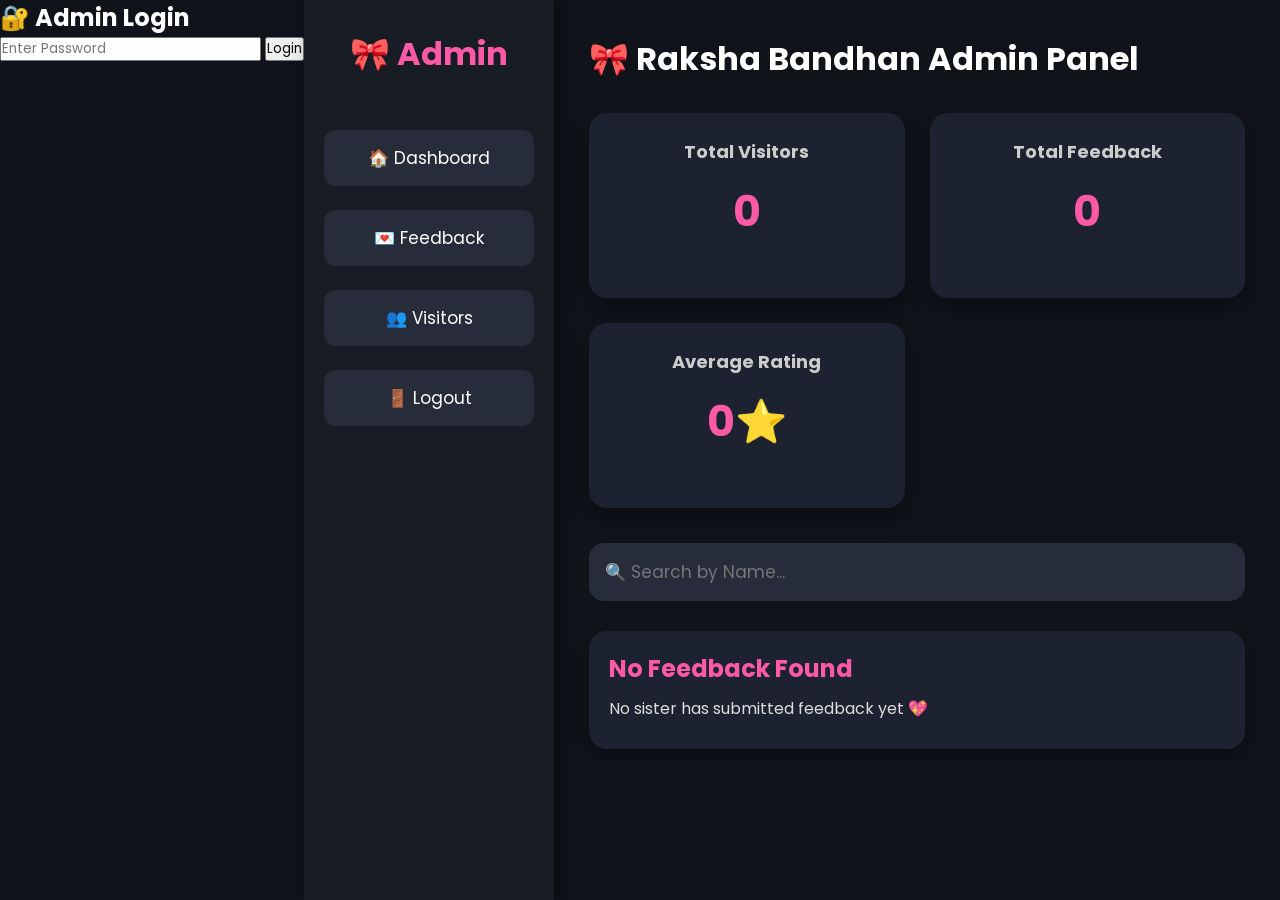
<file: admin.html>
<!DOCTYPE html>
<html lang="en">

<head>

    <meta charset="UTF-8">

    <meta name="viewport"
          content="width=device-width, initial-scale=1.0">

    <title>Rakhi Admin Panel</title>

    <link rel="stylesheet" href="admin.css">

    <script defer src="admin.js"></script>

</head>

<body>
    <div id="loginBox">

<h2>🔐 Admin Login</h2>

<input id="password" type="password" placeholder="Enter Password">

<button onclick="checkLogin()">
Login
</button>

</div>

<!-- ==========================
        SIDEBAR
=========================== -->

<div class="sidebar">

    <h1>🎀 Admin</h1>

    <button id="dashboardBtn">🏠 Dashboard</button>

    <button id="feedbackBtn">💌 Feedback</button>

    <button id="visitorBtn">👥 Visitors</button>

    <button id="logoutBtn">🚪 Logout</button>

</div>

<!-- ==========================
        MAIN
=========================== -->

<div class="main">

    <h1>

        🎀 Raksha Bandhan Admin Panel

    </h1>

    <!-- =====================
            CARDS
    ====================== -->

    <div class="cards">

        <div class="card">

            <h2>Total Visitors</h2>

            <h1 id="visitorCount">0</h1>

        </div>

        <div class="card">

            <h2>Total Feedback</h2>

            <h1 id="feedbackCount">0</h1>

        </div>

        <div class="card">

            <h2>Average Rating</h2>

            <h1 id="ratingAverage">0⭐</h1>

        </div>

    </div>

    <!-- =====================
            SEARCH
    ====================== -->

    <input

        type="text"

        id="searchBox"

        placeholder="🔍 Search by Name...">

    <!-- =====================
        FEEDBACK LIST
    ====================== -->

    <div id="feedbackContainer">

    </div>

</div>

</body>

</html>
</file>
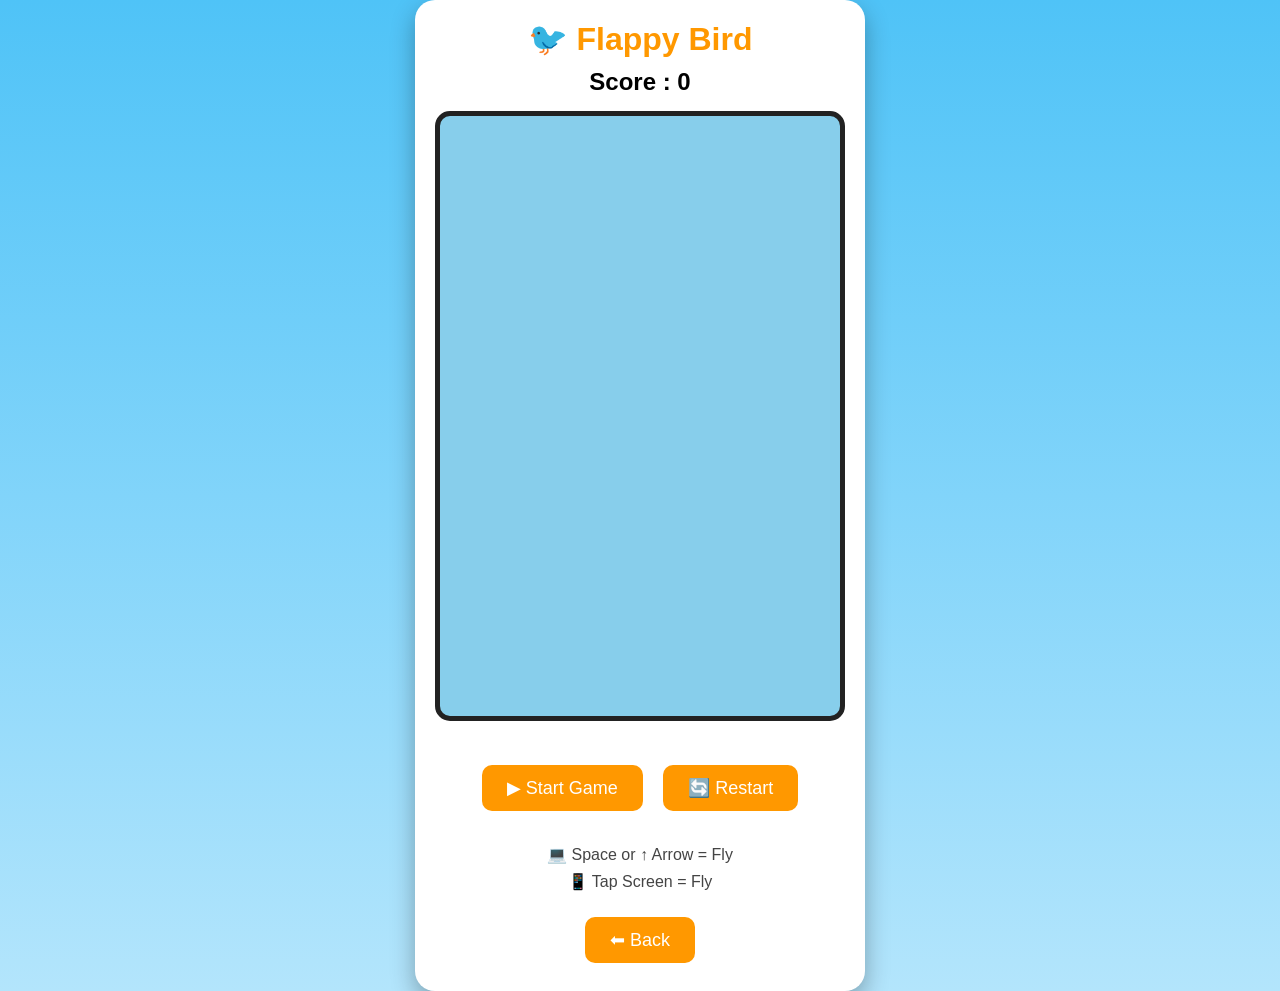
<file: flappybird.html>
<!DOCTYPE html>
<html lang="en">

<head>
    <meta charset="UTF-8">
    <meta name="viewport" content="width=device-width, initial-scale=1.0">
    <title>Flappy Bird</title>

    <link rel="stylesheet" href="flappybird.css">
</head>

<body>

<div class="game">

    <h1>🐦 Flappy Bird</h1>

    <h2>Score : <span id="score">0</span></h2>

    <canvas id="gameCanvas" width="400" height="600"></canvas>

    <br><br>

    <button id="startBtn">▶ Start Game</button>

    <button id="restartBtn">🔄 Restart</button>

    <br><br>

    <p>💻 Space or ↑ Arrow = Fly</p>
    <p>📱 Tap Screen = Fly</p>

    <br>

    <a href="games.html">
        <button>⬅ Back</button>
    </a>

</div>
<div id="popup" class="popup">
    🎉 Welcome i hope you socre well🤣🤣🤣🤣🤣
</div>

<script src="flappybird.js"></script>

</body>
</html>
</file>
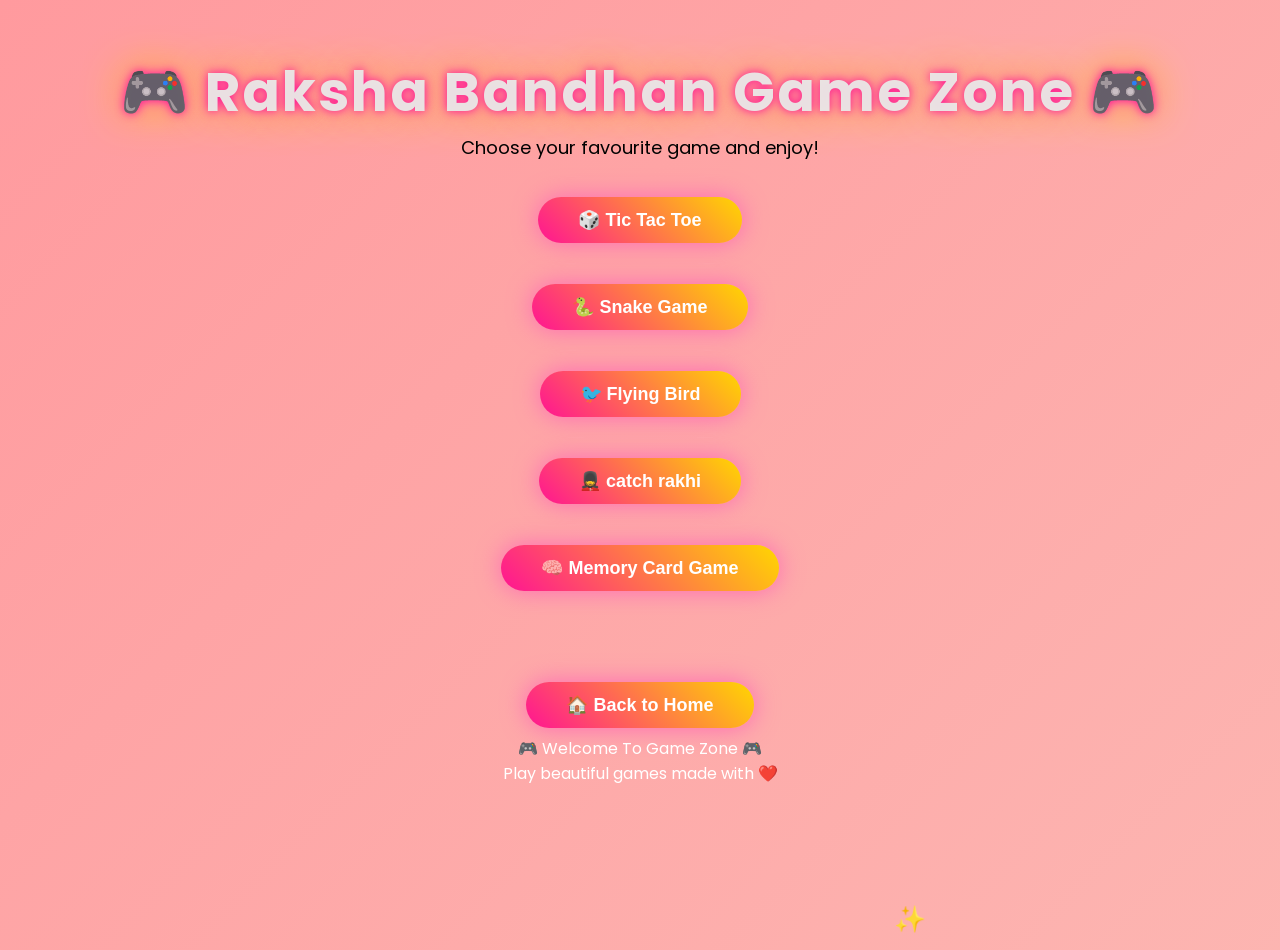
<file: games.html>
<!DOCTYPE html>
<html lang="en">

<head>
    <meta charset="UTF-8">
    <meta name="viewport" content="width=device-width, initial-scale=1.0">
    <title>Game Zone</title>

    <link rel="stylesheet" href="style.css">
    
</head>

<body>

    <h1>🎮 Raksha Bandhan Game Zone 🎮</h1>

    <p>Choose your favourite game and enjoy!</p>

    <br>

    <a href="tictactoe.html">
        <button>🎲 Tic Tac Toe</button>
    </a>

    <br><br>

    <a href="snake.html">
        <button>🐍 Snake Game</button>
    </a>

    <br><br>

    <a href="flappybird.html">
        <button>🐦 Flying Bird</button>
    </a>

    <br><br>

    <a href="rakhiguardian.html">
        <button>💂‍♀️ catch rakhi</button>
    </a>

    <br><br>

    <a href="memory.html">
        <button>🧠 Memory Card Game</button>
    </a>

    <br><br>

   <br><br>

    <a href="index.html">
        <button>🏠 Back to Home</button>
        
    </a>

<script src="games.js"></script>
<script src="rakhiguardian.js"></script>

</body>
</html>
</file>
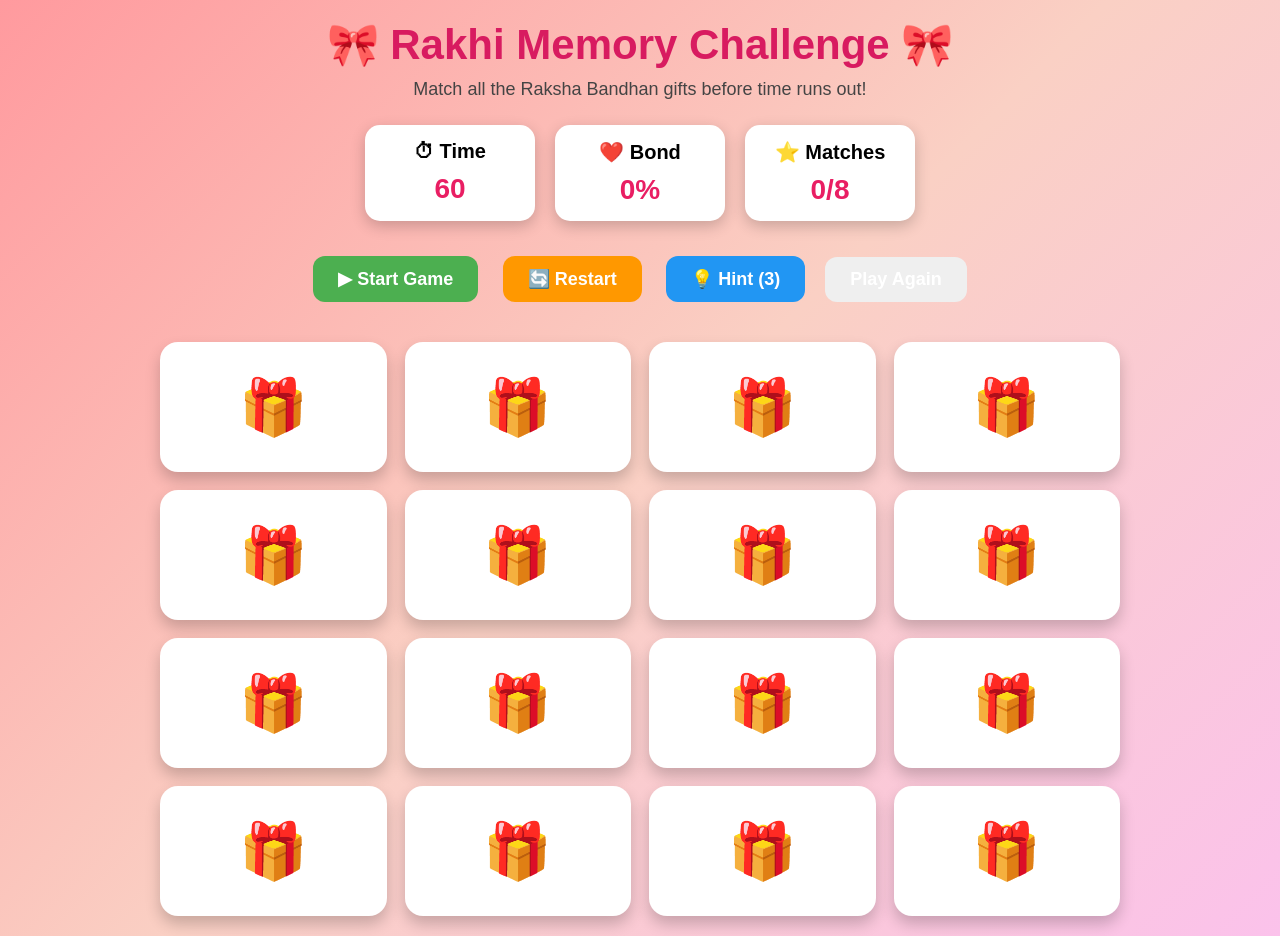
<file: memory.html>
<!DOCTYPE html>
<html lang="en">

<head>

    <meta charset="UTF-8">

    <meta name="viewport" content="width=device-width, initial-scale=1.0">

    <title>Rakhi Memory Challenge</title>

    <link rel="stylesheet" href="memory.css">

</head>

<body>

    <div class="container">

        <h1>🎀 Rakhi Memory Challenge 🎀</h1>

        <p class="subtitle">
            Match all the Raksha Bandhan gifts before time runs out!
        </p>

        <!-- Top Info -->

        <div class="top-bar">

            <div class="box">

                ⏱ Time

                <span id="timer">
                    60
                </span>

            </div>

            <div class="box">

                ❤️ Bond

                <span id="bond">
                    0%
                </span>

            </div>

            <div class="box">

                ⭐ Matches

                <span id="matches">
                    0/8
                </span>

            </div>

        </div>

        <!-- Buttons -->

        <div class="buttons">

            <button id="startBtn">

                ▶ Start Game

            </button>

            <button id="restartBtn">

                🔄 Restart

            </button>

            <button id="hintBtn">

                💡 Hint (3)
                <button id="playAgainBtn">
    Play Again


            </button>

        </div>

        <!-- Memory Grid -->

        <div id="gameBoard" class="game-board">

        </div>

    </div>
<!-- =========================
        RESULT POPUP
========================= -->

<div id="popup" class="popup">

    <div class="popup-box">

        <h1 id="popupTitle"></h1>

        <p id="popupMessage"></p>

        <h2 id="popupStars"></h2>

        <button id="playAgainBtn">

            🔄 Play Again

        </button>

    </div>

</div>
    <script src="memory.js"></script>

</body>

</html>
</file>
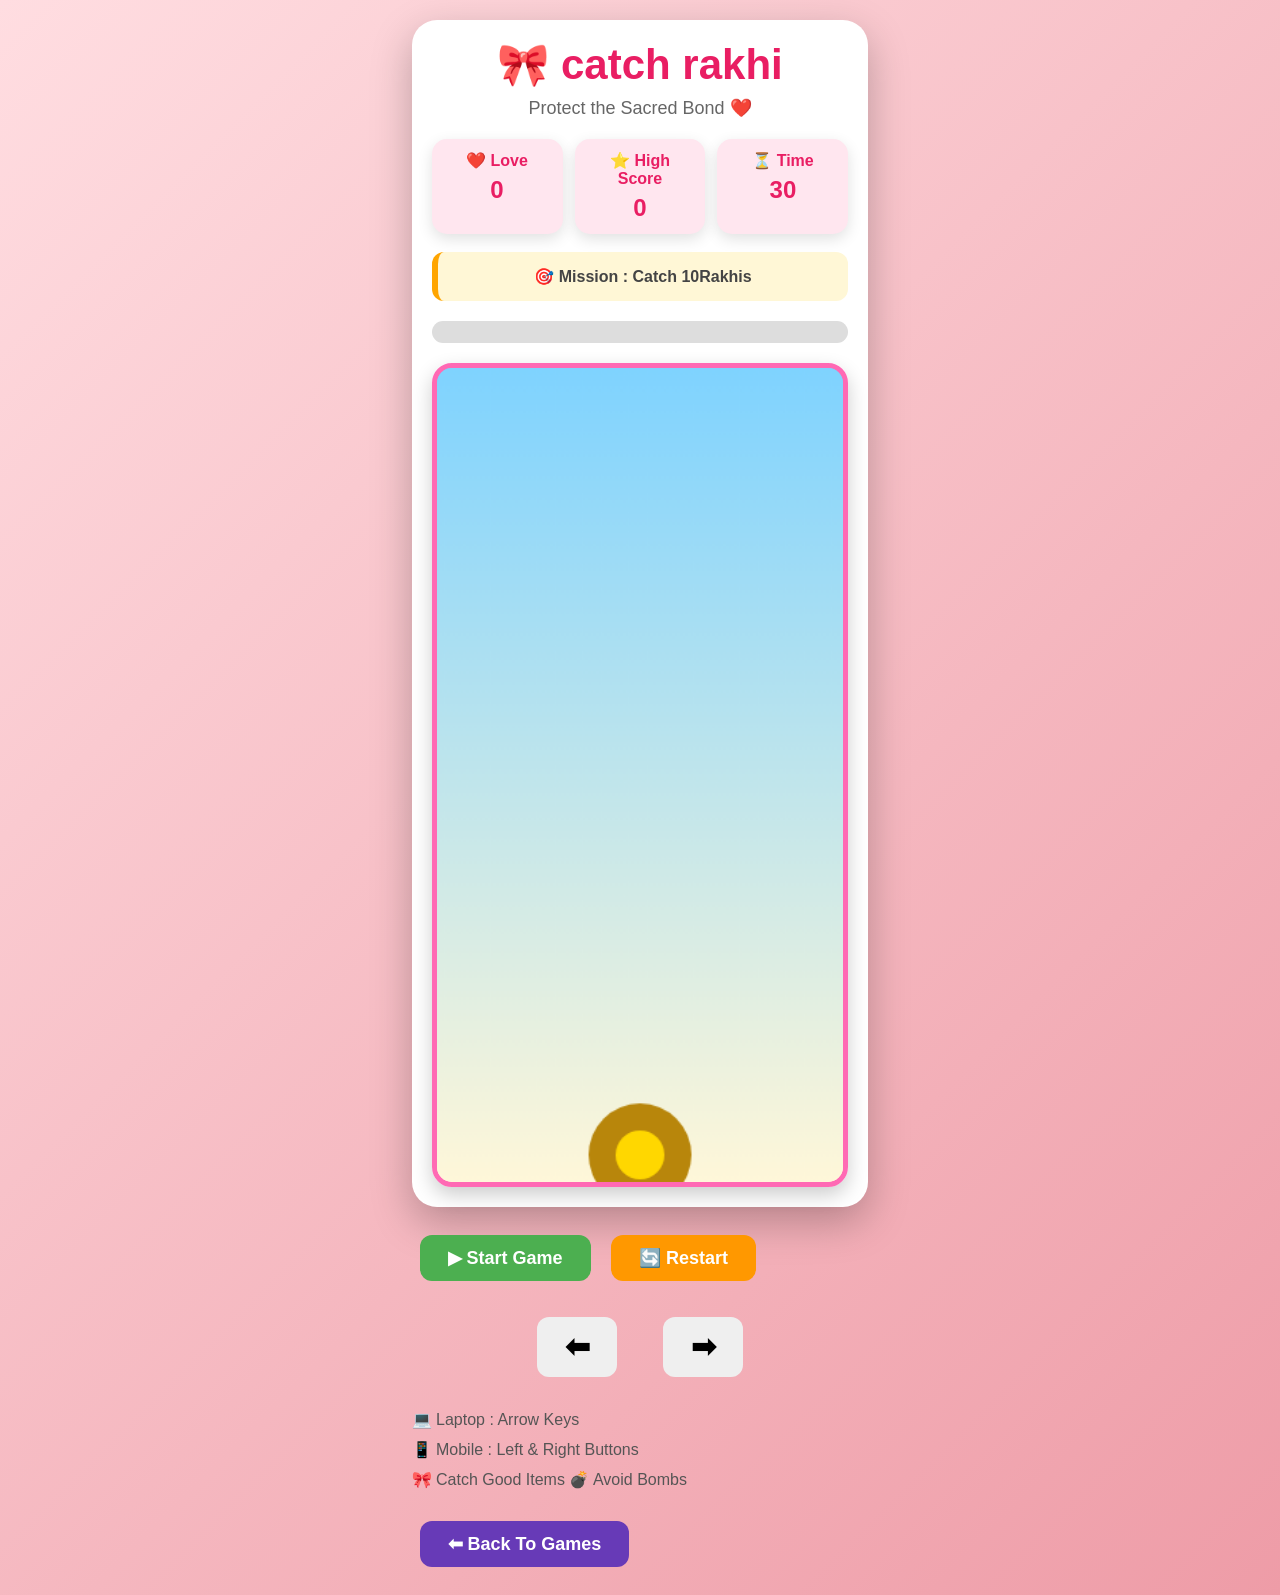
<file: rakhiguardian.html>
<!DOCTYPE html>
<html lang="en">

<head>

    <meta charset="UTF-8">

    <meta name="viewport" content="width=device-width, INTIAL-SCALE=1.0">

<title="CATCH RAKHI🎀"TITLE/>
    <link rel="stylesheet" href="rakhiguardian.css">


</head>

<body>

<div class="game-container">

    <h1>🎀 catch rakhi</h1>

    <p class="subtitle">
        Protect the Sacred Bond ❤️
    </p>

    <!-- Top Bar -->

    <div class="top-bar">

        <div class="box">
            ❤️ Love
            <span id="score">0</span>
        </div>

        <div class="box">
            ⭐ High Score
            <span id="highscore">0</span>
        </div>

        <div class="box">
            ⏳ Time
            <span id="timer">30</span>
        </div>

    </div>

    <!-- Mission -->

    <div class="mission">

        🎯 Mission :
        <span id="missionText">
            Catch 10Rakhis
        </span>

    </div>

    <!-- Love Meter -->

    <div class="meter-box">

        <div class="meter">

            <div id="loveMeter"></div>

        </div>

    </div>

    <!-- Game Canvas -->

    <canvas
        id="gameCanvas"
        width="300"
        height="600">
    </canvas
    

    </div>

</div>

    <!-- Buttons -->

    <div class="buttons">

        <button id="startBtn">
            ▶ Start Game
        </button>

        <button id="restartBtn">
            🔄 Restart
        </button>

    </div>

    <!-- Mobile Controls -->

    <div class="mobile-controls">

        <button id="leftBtn">
            ⬅
        </button>

        <button id="rightBtn">
            ➡
        </button>

    </div>

    <!-- Controls -->

    <div class="instructions">

        <p>
            💻 Laptop :
            Arrow Keys
        </p>

        <p>
            📱 Mobile :
            Left & Right Buttons
        </p>

        <p>
            🎀 Catch Good Items
            💣 Avoid Bombs
        </p>

    </div>

    <!-- Secret Button (Hidden) -->

    <button
        id="giftBtn"
        style="display:none;">

        🎁 Open My Secret Gift

    </button>

    <br>

    <a href="games.html">

        <button class="backBtn">

            ⬅ Back To Games

        </button>

    </a>

</div>

<script src="rakhiguardian.js"></script>

</body>
</html>
</file>
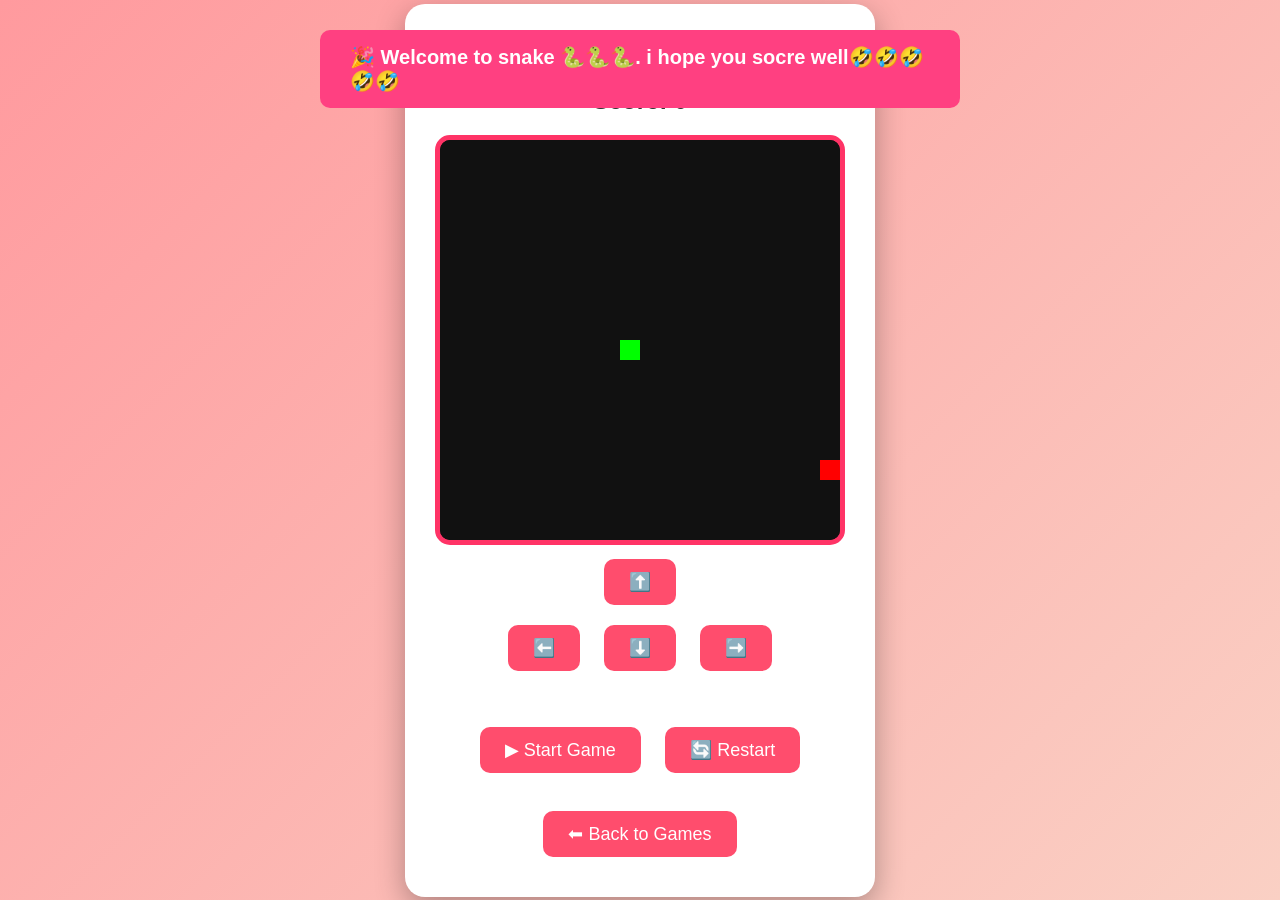
<file: snake.html>
<!DOCTYPE html>
<html lang="en">

<head>
    <meta charset="UTF-8">
    <meta name="viewport" content="width=device-width, initial-scale=1.0">
    <title>Snake Game</title>

    <link rel="stylesheet" href="snake.css">
</head>

<body>

    <div class="container">

        <h1>🐍 Snake Game 🐍</h1>

        <h2>Score: <span id="score">0</span></h2>

        <canvas id="gameCanvas" width="400" height="400"></canvas>

        <div class="controls">
    <button id="up">⬆️</button><br>
    <button id="left">⬅️</button>
    <button id="down">⬇️</button>
    <button id="right">➡️</button>
</div>

        <br><br>

        <button id="startBtn">▶ Start Game</button>

        <button id="restartBtn">🔄 Restart</button>

        <br><br>

        <a href="games.html">
            <button>⬅ Back to Games</button>
        </a>

    </div>

    <div id="popup" class="popup">
    🎉 Welcome to snake 🐍🐍🐍. i hope you socre well🤣🤣🤣🤣🤣
</div>

    <script src="snake.js"></script>

</body>

</html>
</file>
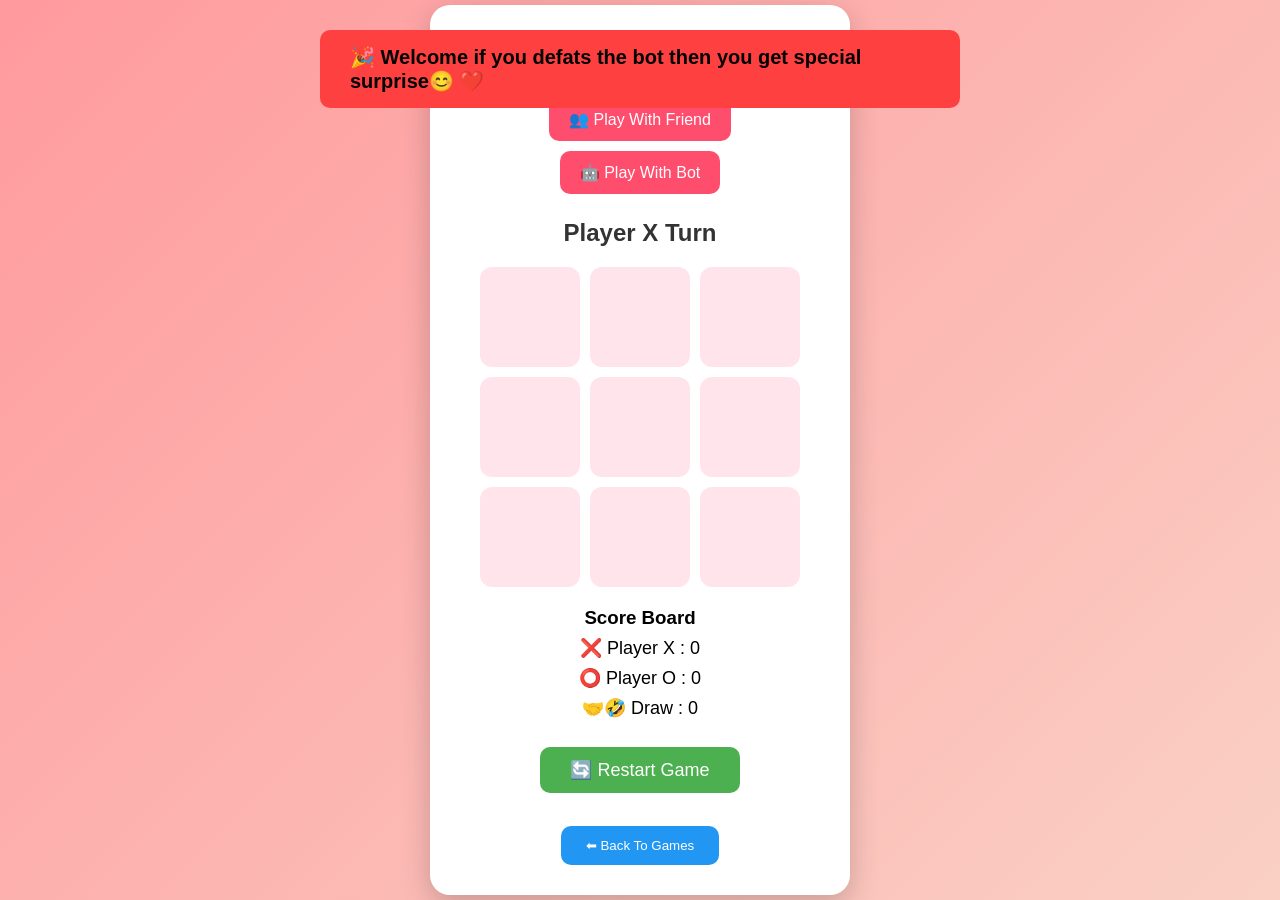
<file: tictactoe.html>
<!DOCTYPE html>
<html lang="en">
<head>
    <meta charset="UTF-8">
    <meta name="viewport" content="width=device-width, initial-scale=1.0">
    <title>Tic Tac Toe</title>

    <link rel="stylesheet" href="tictactoe.css">
</head>

<body>
    
<div class="container">

    <h1>🎮 Tic Tac Toe 🎮</h1>

    <div class="mode">

        <button id="friendBtn">
            👥 Play With Friend
        </button>

        <button id="botBtn">
            🤖 Play With Bot
        </button>

    </div>

    <h2 id="status">
        Player X Turn
    </h2>

    <div class="board">

        <button class="cell" data-index="0"></button>
        <button class="cell" data-index="1"></button>
        <button class="cell" data-index="2"></button>

        <button class="cell" data-index="3"></button>
        <button class="cell" data-index="4"></button>
        <button class="cell" data-index="5"></button>

        <button class="cell" data-index="6"></button>
        <button class="cell" data-index="7"></button>
        <button class="cell" data-index="8"></button>

    </div>

    <div class="scoreboard">

        <h3>Score Board</h3>

        <p>❌ Player X :
            <span id="xScore">0</span>
        </p>

        <p>⭕ Player O :
            <span id="oScore">0</span>
        </p>

        <p>🤝🤣 Draw :
            <span id="drawScore">0</span>
        </p>

    </div>

    <button id="restart">
        🔄 Restart Game
    </button>

    <br><br>

    <a href="games.html">
        <button>
            ⬅ Back To Games
        </button>
    </a>

</div>

<div id="popup" class="popup">
    🎉 Welcome if you defats the bot then you get special surprise😊 ❤️
</div>

<script src="tictactoe.js"></script>

</body>
</html>
</file>
<file: admin.css>
/* ==========================
        GOOGLE FONT
========================== */

@import url('https://fonts.googleapis.com/css2?family=Poppins:wght@300;500;700&display=swap');

/* ==========================
        BODY
========================== */

*{

    margin:0;
    padding:0;
    box-sizing:border-box;
    font-family:'Poppins',sans-serif;

}

body{

    display:flex;

    background:#10131a;

    color:white;

    min-height:100vh;

}

/* ==========================
        SIDEBAR
========================== */

.sidebar{

    width:250px;

    background:#181c25;

    padding:30px 20px;

    box-shadow:5px 0 15px rgba(0,0,0,.4);

}

.sidebar h1{

    text-align:center;

    color:#ff5aa5;

    margin-bottom:40px;

}

.sidebar button{

    width:100%;

    padding:15px;

    margin:12px 0;

    border:none;

    border-radius:12px;

    background:#262c39;

    color:white;

    font-size:17px;

    cursor:pointer;

    transition:.3s;

}

.sidebar button:hover{

    background:#ff5aa5;

    transform:translateX(8px);

}

/* ==========================
        MAIN
========================== */

.main{

    flex:1;

    padding:35px;

}

.main h1{

    margin-bottom:30px;

}

/* ==========================
        DASHBOARD CARDS
========================== */

.cards{

    display:grid;

    grid-template-columns:repeat(auto-fit,minmax(220px,1fr));

    gap:25px;

    margin-bottom:35px;

}

.card{

    background:#1d2230;

    border-radius:18px;

    padding:25px;

    text-align:center;

    transition:.3s;

    box-shadow:0 10px 20px rgba(0,0,0,.3);

}

.card:hover{

    transform:translateY(-8px);

    box-shadow:0 0 20px hotpink;

}

.card h2{

    color:#cccccc;

    font-size:18px;

}

.card h1{

    margin-top:15px;

    color:#ff5aa5;

    font-size:42px;

}

/* ==========================
        SEARCH BOX
========================== */

#searchBox{

    width:100%;

    padding:16px;

    border:none;

    border-radius:15px;

    background:#262c39;

    color:white;

    font-size:17px;

    margin-bottom:30px;

    outline:none;

}

#searchBox:focus{

    box-shadow:0 0 15px hotpink;

}

/* ==========================
      FEEDBACK CONTAINER
========================== */

#feedbackContainer{

    display:flex;

    flex-direction:column;

    gap:20px;

}

/* ==========================
      FEEDBACK CARD
========================== */

.feedbackCard{

    background:#1d2230;

    padding:20px;

    border-radius:18px;

    box-shadow:0 8px 15px rgba(0,0,0,.3);

    transition:.3s;

}

.feedbackCard:hover{

    transform:scale(1.02);

    box-shadow:0 0 20px #ff5aa5;

}

.feedbackCard h2{

    color:#ff5aa5;

    margin-bottom:10px;

}

.feedbackCard p{

    color:#dddddd;

    margin:8px 0;

}

.feedbackCard button{

    margin-top:15px;

    padding:10px 18px;

    border:none;

    border-radius:10px;

    background:#ff3b3b;

    color:white;

    cursor:pointer;

    transition:.3s;

}

.feedbackCard button:hover{

    background:red;

}

/* ==========================
        SCROLLBAR
========================== */

::-webkit-scrollbar{

    width:10px;

}

::-webkit-scrollbar-thumb{

    background:#ff5aa5;

    border-radius:20px;

}

::-webkit-scrollbar-track{

    background:#181c25;

}
</file>
<file: flappybird.css>
*{
    margin:0;
    padding:0;
    box-sizing:border-box;
    font-family:Arial,Helvetica,sans-serif;
}

body{
    display:flex;
    justify-content:center;
    align-items:center;
    min-height:100vh;
    background:linear-gradient(#4fc3f7,#81d4fa,#b3e5fc);
}

.game{
    background:white;
    padding:20px;
    border-radius:20px;
    text-align:center;
    box-shadow:0 10px 25px rgba(0,0,0,.3);
}

h1{
    color:#ff9800;
    margin-bottom:10px;
}

h2{
    margin-bottom:15px;
}

canvas{
    background:#87CEEB;
    border:5px solid #222;
    border-radius:15px;
    display:block;
    margin:auto;
}

button{
    padding:12px 25px;
    margin:8px;
    border:none;
    border-radius:10px;
    background:#ff9800;
    color:white;
    cursor:pointer;
    font-size:18px;
    transition:.3s;
}

button:hover{
    background:#f57c00;
}

p{
    margin-top:8px;
    color:#444;
}

a{
    text-decoration:none;

}
.popup {
    position: fixed;
    top: 30px;
    left: 50%;
    transform: translateX(-50%);

    background: #ff4081;
    color: white;
    padding: 15px 30px;
    border-radius: 10px;

    font-size: 20px;
    font-weight: bold;

    display: none;

    z-index: 9999;
}
</file>
<file: style.css>
@import url('https://fonts.googleapis.com/css2?family=Poppins:wght@300;400;600;700&display=swap');

*{

    margin:0;   
    padding:0;
    box-sizing:border-box;

}



body{

    min-height:100vh;

    font-family:'Poppins',sans-serif;

    text-align:center;


    background:

    linear-gradient(
        135deg,
        #ff9a9e,
        #fad0c4,
        #ffd86f
    );


    background-size:400% 400%;


    animation:
    backgroundMove 6s infinite alternate;


    color:white;

    overflow-x:hidden;

}



@keyframes backgroundMove{

    0%{

        background-position:left top;

    }


    100%{

        background-position:right bottom;

    }

}





/* ===============================
   MAIN HEADING
================================ */


h1{


    color:rgba(233, 233, 230, 0.952);


    font-size:55px;


    margin-top:50px;


    font-weight:700;


    letter-spacing:2px;


    text-shadow:

    0 0 10px #ff1493,
    0 0 25px #ff69b4,
    0 0 40px #ffd700;



    animation:

    headingGlow 3s infinite;


}



@keyframes headingGlow{


    0%,100%{

        transform:scale(1);

    }


    50%{

        transform:scale(1.05);

    }


}







/* ===============================
   PARAGRAPH
================================ */


p{


    color:rgb(0, 0, 0);


    font-size:18px;


    line-height:1.7;


    font-weight:400;


}







/* ===============================
   CARD STYLE
================================ */


.card,
.letter-card{


    width:90%;


    max-width:700px;


    margin:30px auto;


    padding:30px;



    background:

    rgba(255,255,255,0.20);



    backdrop-filter:

    blur(15px);



    border-radius:30px;



    border:

    2px solid rgba(255,255,255,0.4);



    box-shadow:

    0 0 40px rgba(255,20,147,0.4);



}








/* ===============================
   BUTTON
================================ */


button{


    margin:8px 20px;


    padding:

    12px 40px;



    border:none;


    border-radius:50px;



    font-size:18px;


    font-weight:600;



    color:white;



    cursor:pointer;



    background:


    linear-gradient(
        45deg,
        #ff1493,
        #ffd700
    );



    box-shadow:


    0 0 25px #ff69b4;



    transition:0.4s;



}



button:hover{


    transform:

    translateY(-5px)
    scale(1.05);



    box-shadow:


    0 0 40px #ffd700;



}







/* =================================
   Welcome Popup
================================= */


.welcome-popup{


    position:fixed;


    top:0;

    left:0;


    width:100%;

    height:100%;



    display:flex;


    justify-content:center;


    align-items:center;



    background:

    rgba(0,0,0,0.35);



    backdrop-filter:blur(8px);



    z-index:9999;



    animation:

    popupShow 6s ease;



}






.welcome-box{


    width:90%;


    max-width:450px;


    padding:40px;



    border-radius:30px;



    background:


    linear-gradient(
        135deg,
        #ff69b4,
        #ffd700
    );



    color:white;



    box-shadow:


    0 0 50px #ff1493;



    animation:

    floating 9s infinite;



}



@keyframes floating{


    50%{

        transform:translateY(-15px);

    }


}





.rakhi-icon{


    font-size:90px;


    animation:

    rotateRakhi 3s infinite;


}




.welcome-box h2{


    font-size:32px;


    margin:20px 0;


    text-shadow:


    0 0 20px #fff;



}



.welcome-box p{


    font-size:18px;

}








@keyframes popupShow{


    from{


        opacity:0;


        transform:scale(0.5);


    }



    to{


        opacity:1;


        transform:scale(1);


    }

}





@keyframes rotateRakhi{


    0%{

        transform:rotate(0deg);

    }


    50%{

        transform:rotate(180deg);

    }


    100%{

        transform:rotate(360deg);

    }


}








/* ===============================
   MOBILE RESPONSIVE
================================ */


@media(max-width:600px){


h1{

    font-size:35px;

}


p{

    font-size:16px;

}


button{

    font-size:17px;

}


}
.signature{border: 2px solid red; width: 100%; height: 100px; text-align: center; font-size: 20px; color: red; margin-top: 20px; border-radius: 10px; background-color: rgba(255, 255, 255, 0.2); backdrop-filter: blur(10px); box-shadow: 0 0 20px rgba(255, 20, 147, 0.4); display: flex; justify-content: center; align-items: center;}

.menu-buttons{
    display: flex;
    justify-content: center;
    align-items: center;
    gap: 15px;
    flex-wrap: nowrap;
}

.menu-buttons button{
    margin: 0;
}

.watermark {
    position: fixed;
    bottom: 20px;
    left: 20px;
    padding: 8px 15px;
    border-radius: 20px;

    background: rgba(255,255,255,0.15);
    backdrop-filter: blur(5px);

    color:red;
    font-weight:bold;
    letter-spacing:1px;

    opacity:0.7;

    z-index:9999;
    pointer-events:none;
}


/* ===============================
   IMAGE WATERMARK
================================ */

.image-box {
    position: relative;
    display: inline-block;
}


.image-box img {
    width:100%;
    display:block;
}


.img-watermark {

    position:absolute;

    bottom:10px;
    right:10px;

    color:white;

    font-size:18px;

    font-weight:bold;

    opacity:0.6;

    text-shadow:
    2px 2px 5px black;

    pointer-events:none;

}
</file>
<file: memory.css>
/* ===========================
   RAKHI MEMORY CHALLENGE
=========================== */

*{
    margin:0;
    padding:0;
    box-sizing:border-box;
    font-family:Arial, Helvetica, sans-serif;
}

body{

    min-height:100vh;

    display:flex;
    justify-content:center;
    align-items:center;

    background:linear-gradient(135deg,#ff9a9e,#fad0c4,#fbc2eb);

    overflow-x:hidden;

}

.container{

    width:95%;
    max-width:1000px;

    text-align:center;

    padding:20px;

}

h1{

    font-size:42px;

    color:#d81b60;

    margin-bottom:10px;

}

.subtitle{

    font-size:18px;

    color:#444;

    margin-bottom:25px;

}

/* ======================
   TOP BAR
====================== */

.top-bar{

    display:flex;

    justify-content:center;

    flex-wrap:wrap;

    gap:20px;

    margin-bottom:25px;

}

.box{

    width:170px;

    padding:15px;

    background:white;

    border-radius:15px;

    font-size:20px;

    font-weight:bold;

    box-shadow:0 5px 15px rgba(0,0,0,.2);

}

.box span{

    display:block;

    margin-top:10px;

    font-size:28px;

    color:#e91e63;

}

/* ======================
   BUTTONS
====================== */

.buttons{

    margin-bottom:30px;

}

.buttons button{

    padding:12px 25px;

    margin:10px;

    border:none;

    border-radius:12px;

    cursor:pointer;

    font-size:18px;

    font-weight:bold;

    color:white;

    transition:.3s;

}

#startBtn{

    background:#4CAF50;

}

#restartBtn{

    background:#ff9800;

}

#hintBtn{

    background:#2196F3;

}

.buttons button:hover{

    transform:scale(1.08);

}

/* ======================
   MEMORY GRID
====================== */

.game-board{

    display:grid;

    grid-template-columns:repeat(4,1fr);

    gap:18px;

    justify-content:center;

}

/* ======================
   CARD
====================== */

.card{

    height:130px;

    border-radius:18px;

    background:white;

    cursor:pointer;

    display:flex;

    justify-content:center;

    align-items:center;

    font-size:55px;

    user-select:none;

    transition:.4s;

    box-shadow:0 8px 15px rgba(0,0,0,.2);

}

.card:hover{

    transform:translateY(-6px);

}

.card.flipped{

    background:#fff3cd;

}

.card.matched{

    background:#8BC34A;

    color:white;

    animation:glow .8s infinite alternate;

}

/* ======================
   GLOW
====================== */

@keyframes glow{

    from{

        box-shadow:0 0 10px #8BC34A;

    }

    to{

        box-shadow:0 0 30px #8BC34A;

    }

}

/* ======================
   MOBILE
====================== */

@media(max-width:768px){

    h1{

        font-size:32px;

    }

    .game-board{

        grid-template-columns:repeat(4,75px);

        justify-content:center;

        gap:12px;

    }

    .card{

        width:75px;

        height:75px;

        font-size:36px;

    }

    .box{

        width:140px;

        font-size:16px;

    }

    .box span{

        font-size:22px;

    }

}

@media(max-width:480px){

    .game-board{

        grid-template-columns:repeat(4,65px);

        gap:10px;

    }

    .card{

        width:65px;

        height:65px;

        font-size:30px;

    }

}
/*=========================
        POPUP
=========================*/

.popup{

    position:fixed;

    top:0;
    left:0;

    width:100%;
    height:100%;

    background:rgba(0,0,0,.75);

    display:none;

    justify-content:center;

    align-items:center;

    z-index:999;

}

.popup-box{

    background:white;

    width:35%;
    max-width:420px;

    padding:30px;

    border-radius:20px;

    text-align:center;

    animation:pop .5s;

}

.popup-box h1{

    color:#e91e63;

    margin-bottom:20px;

}

.popup-box p{

    font-size:20px;

    margin-bottom:20px;

}

.popup-box h2{

    color:#ff9800;

    margin-bottom:25px;

}

.popup-box button{

    padding:12px 28px;

    background:#4CAF50;

    color:white;

    border:none;

    border-radius:10px;

    cursor:pointer;

    font-size:18px;

}

@keyframes pop{

    from{

        transform:scale(.5);

        opacity:0;

    }

    to{

        transform:scale(1);

        opacity:1;

    }

}
</file>
<file: rakhiguardian.css>
/* ==========================
   RAKHI GUARDIAN
   PREMIUM CSS
========================== */

*{
    margin:0;
    padding:0;
    box-sizing:border-box;
    font-family:"Poppins",sans-serif;
}

body{

    background:linear-gradient(135deg,#ffdde1,#ee9ca7);

    display:flex;

    justify-content:center;

    align-items:center;

    min-height:100vh;

    overflow-x:hidden;

    padding:20px;

}

/* ==========================
      MAIN CONTAINER
========================== */

.game-container{

    width:100%;
    max-width:750px;

    background:#fff;

    border-radius:25px;

    padding:20px;

    text-align:center;

    box-shadow:0 15px 40px rgba(0,0,0,.25);

}

/* ==========================
        HEADINGS
========================== */

h1{

    color:#e91e63;

    font-size:42px;

    margin-bottom:8px;

}

.subtitle{

    color:#666;

    font-size:18px;

    margin-bottom:20px;

}

/* ==========================
        SCORE BAR
========================== */

.top-bar{

    display:flex;

    justify-content:space-between;

    gap:12px;

    flex-wrap:wrap;

    margin-bottom:18px;

}

.box{

    flex:1;

    min-width:130px;

    background:#ffe6ef;

    padding:12px;

    border-radius:15px;

    color:#e91e63;

    font-weight:bold;

    box-shadow:0 5px 15px rgba(0,0,0,.12);

}

.box span{

    display:block;

    margin-top:6px;

    font-size:24px;

}

/* ==========================
        MISSION
========================== */

.mission{

    background:#fff7d6;

    border-left:6px solid orange;

    padding:15px;

    border-radius:12px;

    margin-bottom:20px;

    font-weight:bold;

    color:#444;

}

/* ==========================
      LOVE METER
========================== */

.meter-box{

    margin-bottom:20px;

}

.meter{

    width:100%;

    height:22px;

    background:#ddd;

    border-radius:50px;

    overflow:hidden;

}

#loveMeter{

    width:0%;

    height:100%;

    background:linear-gradient(90deg,#ff1744,#ff9800);

    transition:.4s;

}

/* ==========================
          CANVAS
========================== */

canvas{

    width:100%;

    max-width:650px;

    height:auto;

    display:block;

    margin:auto;

    border:5px solid hotpink;

    border-radius:20px;

    background:linear-gradient(#87CEEB,#fff8dc);

    box-shadow:0 8px 20px rgba(0,0,0,.2);

}

/* ==========================
          BUTTONS
========================== */

.buttons{

    margin-top:20px;

}

button{

    padding:12px 28px;

    border:none;

    border-radius:12px;

    cursor:pointer;

    font-size:18px;

    margin:8px;

    transition:.3s;

    font-weight:bold;

}

button:hover{

    transform:scale(1.05);

}

#startBtn{

    background:#4CAF50;

    color:#fff;

}

#restartBtn{

    background:#ff9800;

    color:#fff;

}

#giftBtn{

    background:gold;

    color:#000;

    animation:glow 1s infinite alternate;

}

.backBtn{

    background:#673ab7;

    color:#fff;

}

/* ==========================
     MOBILE CONTROLS
========================== */

.mobile-controls{

    margin-top:20px;

    display:flex;

    justify-content:center;

    gap:30px;

}

.mobile-controls button{

    width:80px;

    height:60px;

    font-size:30px;

}

/* ==========================
      INSTRUCTIONS
========================== */

.instructions{

    margin-top:20px;

    line-height:30px;

    color:#555;

}

/* ==========================
      GAME POPUP
========================== */

.popup{

    position:fixed;

    top:0;
    left:0;

    width:100%;
    height:100%;

    background:rgba(0,0,0,.75);

    display:none;

    justify-content:center;

    align-items:center;

    z-index:999;

}

.popup-content{

    width:90%;
    max-width:450px;

    background:#fff;

    border-radius:20px;

    padding:30px;

    text-align:center;

    animation:popup .3s;

}

.popup-content h1{

    color:#e91e63;

    margin-bottom:15px;

}

.popup-content p{

    font-size:20px;

    margin:15px 0;

}

.popup-content h2{

    color:#ff9800;

    margin-bottom:20px;

}

.popup-content button{

    background:#4CAF50;

    color:#fff;

}

/* ==========================
      ANIMATIONS
========================== */

@keyframes glow{

    from{

        box-shadow:0 0 10px gold;

    }

    to{

        box-shadow:0 0 25px orange;

    }

}

@keyframes popup{

    from{

        transform:scale(.5);

        opacity:0;

    }

    to{

        transform:scale(1);

        opacity:1;

    }

}

/* ==========================
      RESPONSIVE
========================== */

@media(max-width:700px){

    h1{

        font-size:32px;

    }

    .top-bar{

        flex-direction:column;

    }

    .box{

        width:100%;

    }

    canvas{

        width:100%;

    }

    .mobile-controls{

        gap:15px;

    }

    .mobile-controls button{

        width:70px;

        height:55px;

        font-size:24px;

    }

}
</file>
<file: snake.css>
*{
    margin:0;
    padding:0;
    box-sizing:border-box;
    font-family:Arial,sans-serif;
}

body{
    display:flex;
    justify-content:center;
    align-items:center;
    min-height:100vh;
    background:linear-gradient(135deg,#ff9a9e,#fad0c4);
}

.container{
    background:white;
    padding:30px;
    border-radius:20px;
    text-align:center;
    box-shadow:0px 10px 30px rgba(0,0,0,0.3);
}

h1{
    color:#ff3366;
    margin-bottom:15px;
}

h2{
    margin-bottom:20px;
    color:#333;
}

canvas{
    background:#111;
    border:5px solid #ff3366;
    border-radius:15px;
}

button{
    margin:10px;
    padding:12px 25px;
    border:none;
    border-radius:10px;
    font-size:18px;
    cursor:pointer;
    background:#ff4d6d;
    color:white;
    transition:.3s;
}

button:hover{
    background:#d6336c;
}

a{
    text-decoration:none;
}

canvas{
    max-width:100%;
    height:auto;
}
.popup {
    position: fixed;
    top: 30px;
    left: 50%;
    transform: translateX(-50%);

    background: #ff4081;
    color: white;
    padding: 15px 30px;
    border-radius: 10px;

    font-size: 20px;
    font-weight: bold;

    display: none;

    z-index: 9999;
}
</file>
<file: tictactoe.css>
*{
    margin:0;
    padding:0;
    box-sizing:border-box;
    font-family:Arial, sans-serif;
}

body{
    background:linear-gradient(135deg,#ff9a9e,#fad0c4);
    display:flex;
    justify-content:center;
    align-items:center;
    min-height:100vh;
}

.container{
    background:white;
    padding:30px;
    border-radius:20px;
    box-shadow:0 10px 30px rgba(0,0,0,.2);
    text-align:center;
    width:420px;
}

h1{
    color:#ff3366;
    margin-bottom:20px;
}

.mode{
    margin-bottom:20px;
}

.mode button{
    padding:12px 20px;
    margin:5px;
    font-size:16px;
    border:none;
    border-radius:10px;
    background:#ff4d6d;
    color:white;
    cursor:pointer;
}

.mode button:hover{
    background:#e63950;
}

.board{
    display:grid;
    grid-template-columns:repeat(3,100px);
    gap:10px;
    justify-content:center;
    margin:20px auto;
}

.cell{
    width:100px;
    height:100px;
    font-size:40px;
    font-weight:bold;
    border:none;
    border-radius:12px;
    cursor:pointer;
    background:#ffe4ec;
    transition:.3s;
}

.cell:hover{
    background:#ffd1dc;
}

#status{
    color:#333;
    margin-top:15px;
}

.scoreboard{
    margin-top:20px;
}

.scoreboard p{
    font-size:18px;
    margin:8px;
}

#restart{
    margin-top:20px;
    padding:12px 30px;
    border:none;
    border-radius:10px;
    background:#4CAF50;
    color:white;
    cursor:pointer;
    font-size:18px;
}

#restart:hover{
    background:#2e8b57;
}

a button{
    margin-top:15px;
    padding:12px 25px;
    border:none;
    border-radius:10px;
    background:#2196F3;
    color:white;
    cursor:pointer;
}

a button:hover{
    background:#1565c0;
}
.winner{
    background:#00e676;
    color:white;
    animation:blink .6s infinite alternate;
}

@keyframes blink{

    from{
        transform:scale(1);
    }

    to{
        transform:scale(1.08);
    }

}
.popup {
    position: fixed;
    top: 30px;
    left: 50%;
    transform: translateX(-50%);

    background: #ff4040;
    color: rgb(1, 1, 1);
    padding: 15px 30px;
    border-radius: 10px;

    font-size: 20px;
    font-weight: bold;

    display: none;

    z-index: 9999;
}
</file>
